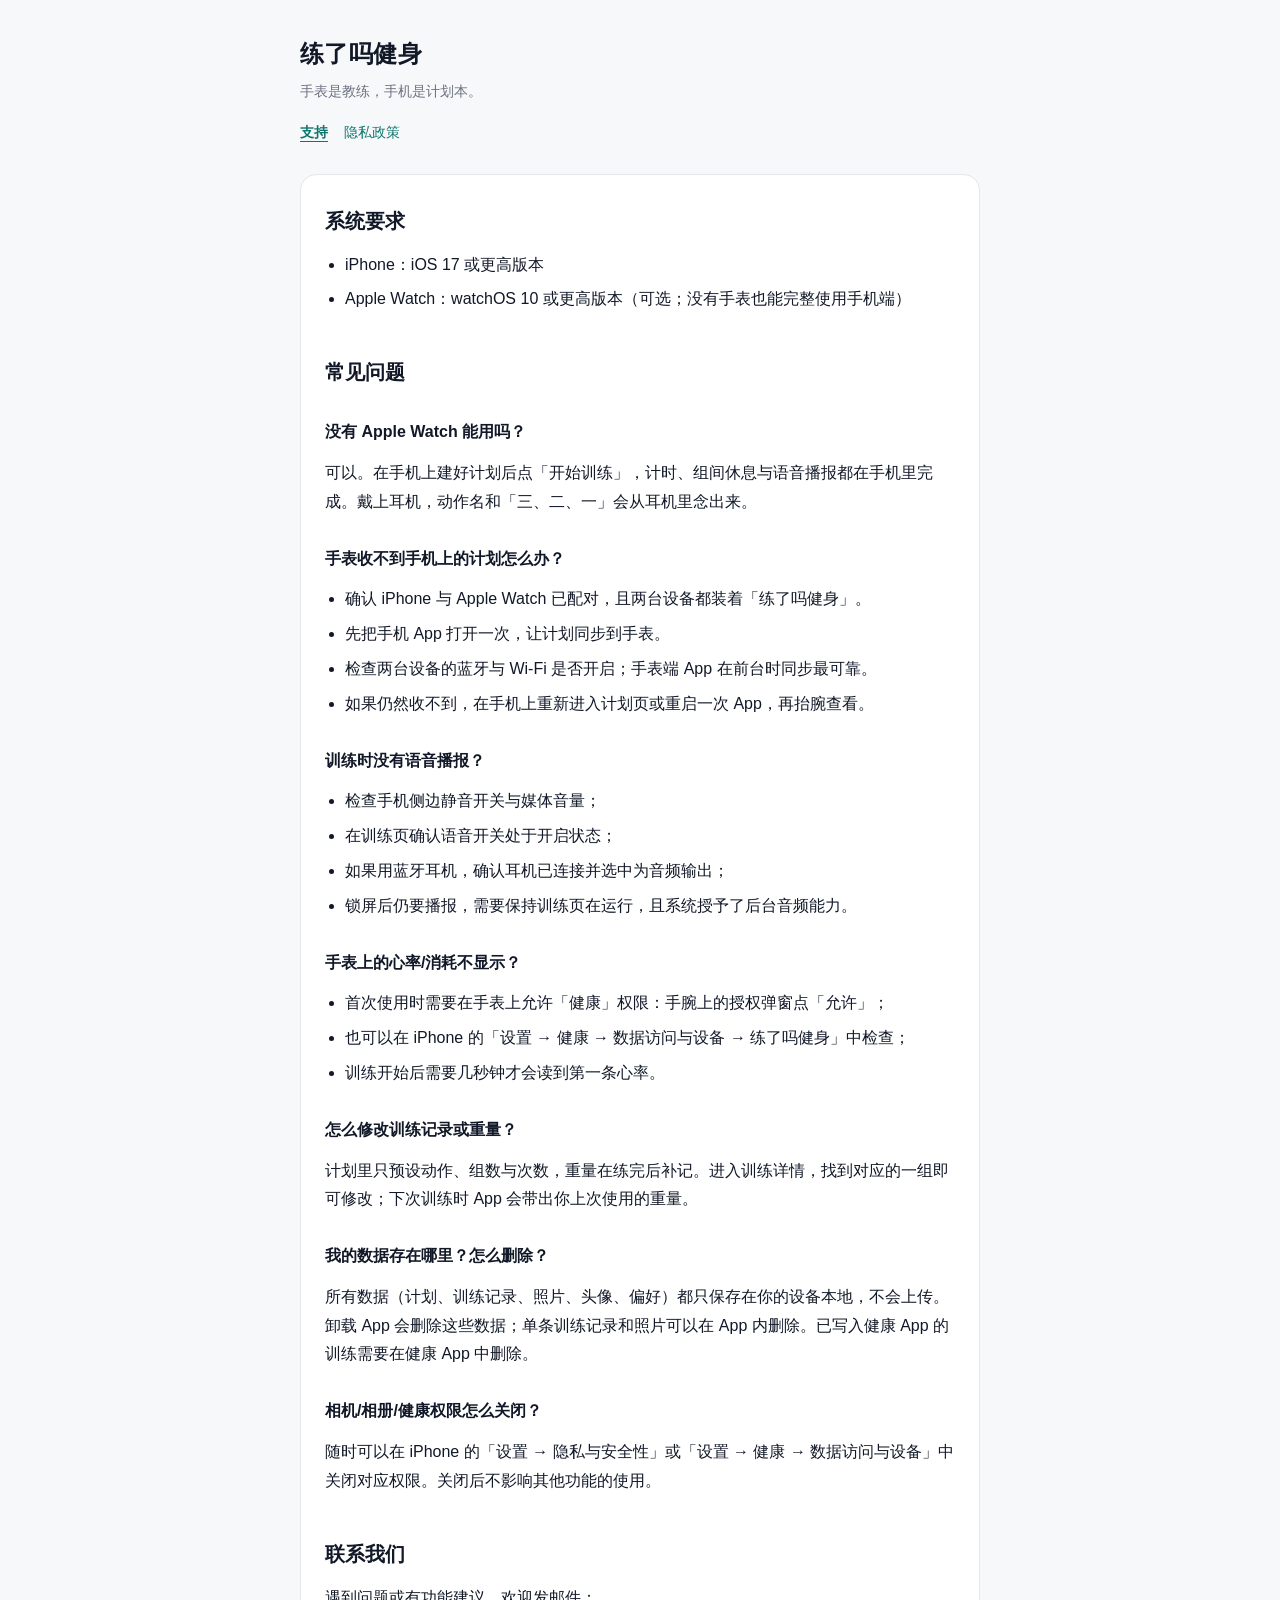
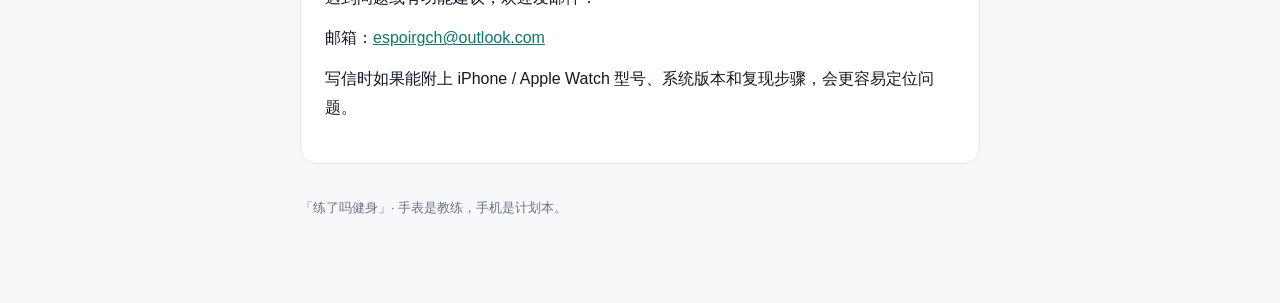
<file: index.html>
<!doctype html>
<html lang="zh-Hans">
  <head>
    <meta charset="utf-8" />
    <meta name="viewport" content="width=device-width, initial-scale=1" />
    <meta
      name="description"
      content="练了吗健身 · 支持：常见问题、系统要求与联系方式。"
    />
    <title>练了吗健身 · 支持</title>
    <link rel="stylesheet" href="style.css" />
  </head>
  <body>
    <div class="wrap">
      <header>
        <div class="brand">
          <div>
            <h1>练了吗健身</h1>
            <p>手表是教练，手机是计划本。</p>
          </div>
        </div>
        <nav>
          <a href="index.html" aria-current="page">支持</a>
          <a href="privacy.html">隐私政策</a>
        </nav>
      </header>

      <main>
        <h2>系统要求</h2>
        <ul>
          <li>iPhone：iOS 17 或更高版本</li>
          <li>
            Apple Watch：watchOS 10 或更高版本（可选；没有手表也能完整使用手机端）
          </li>
        </ul>

        <h2>常见问题</h2>

        <h3>没有 Apple Watch 能用吗？</h3>
        <p>
          可以。在手机上建好计划后点「开始训练」，计时、组间休息与语音播报都在手机里完成。戴上耳机，动作名和「三、二、一」会从耳机里念出来。
        </p>

        <h3>手表收不到手机上的计划怎么办？</h3>
        <ul>
          <li>确认 iPhone 与 Apple Watch 已配对，且两台设备都装着「练了吗健身」。</li>
          <li>先把手机 App 打开一次，让计划同步到手表。</li>
          <li>
            检查两台设备的蓝牙与 Wi-Fi 是否开启；手表端 App 在前台时同步最可靠。
          </li>
          <li>如果仍然收不到，在手机上重新进入计划页或重启一次 App，再抬腕查看。</li>
        </ul>

        <h3>训练时没有语音播报？</h3>
        <ul>
          <li>检查手机侧边静音开关与媒体音量；</li>
          <li>在训练页确认语音开关处于开启状态；</li>
          <li>如果用蓝牙耳机，确认耳机已连接并选中为音频输出；</li>
          <li>锁屏后仍要播报，需要保持训练页在运行，且系统授予了后台音频能力。</li>
        </ul>

        <h3>手表上的心率/消耗不显示？</h3>
        <ul>
          <li>首次使用时需要在手表上允许「健康」权限：手腕上的授权弹窗点「允许」；</li>
          <li>
            也可以在 iPhone 的「设置 → 健康 → 数据访问与设备 → 练了吗健身」中检查；
          </li>
          <li>训练开始后需要几秒钟才会读到第一条心率。</li>
        </ul>

        <h3>怎么修改训练记录或重量？</h3>
        <p>
          计划里只预设动作、组数与次数，重量在练完后补记。进入训练详情，找到对应的一组即可修改；下次训练时 App 会带出你上次使用的重量。
        </p>

        <h3>我的数据存在哪里？怎么删除？</h3>
        <p>
          所有数据（计划、训练记录、照片、头像、偏好）都只保存在你的设备本地，不会上传。卸载 App 会删除这些数据；单条训练记录和照片可以在 App 内删除。已写入健康 App 的训练需要在健康 App 中删除。
        </p>

        <h3>相机/相册/健康权限怎么关闭？</h3>
        <p>
          随时可以在 iPhone 的「设置 → 隐私与安全性」或「设置 → 健康 → 数据访问与设备」中关闭对应权限。关闭后不影响其他功能的使用。
        </p>

        <h2>联系我们</h2>
        <p>遇到问题或有功能建议，欢迎发邮件：</p>
        <p>
          邮箱：<a href="mailto:espoirgch@outlook.com">espoirgch@outlook.com</a>
        </p>
        <p>写信时如果能附上 iPhone / Apple Watch 型号、系统版本和复现步骤，会更容易定位问题。</p>
      </main>

      <footer>
        <p>「练了吗健身」· 手表是教练，手机是计划本。</p>
      </footer>
    </div>
  </body>
</html>
</file>
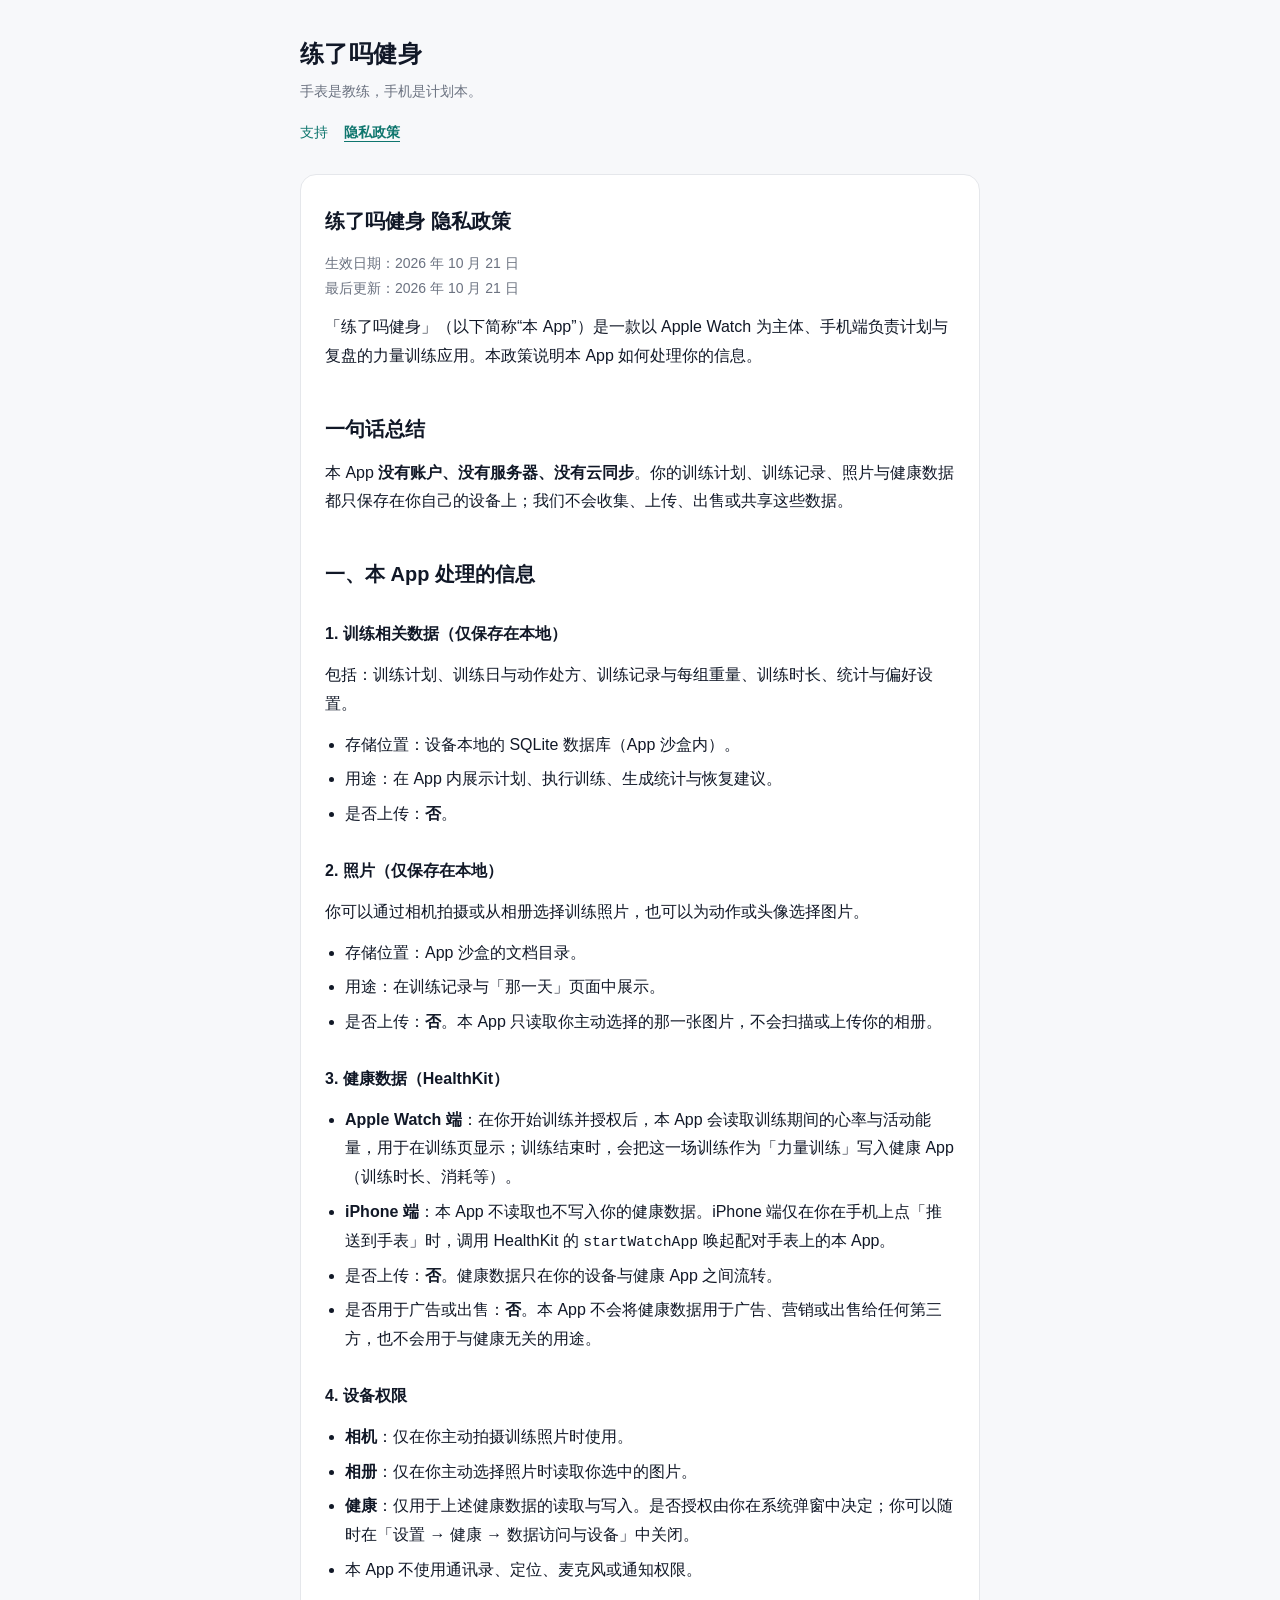
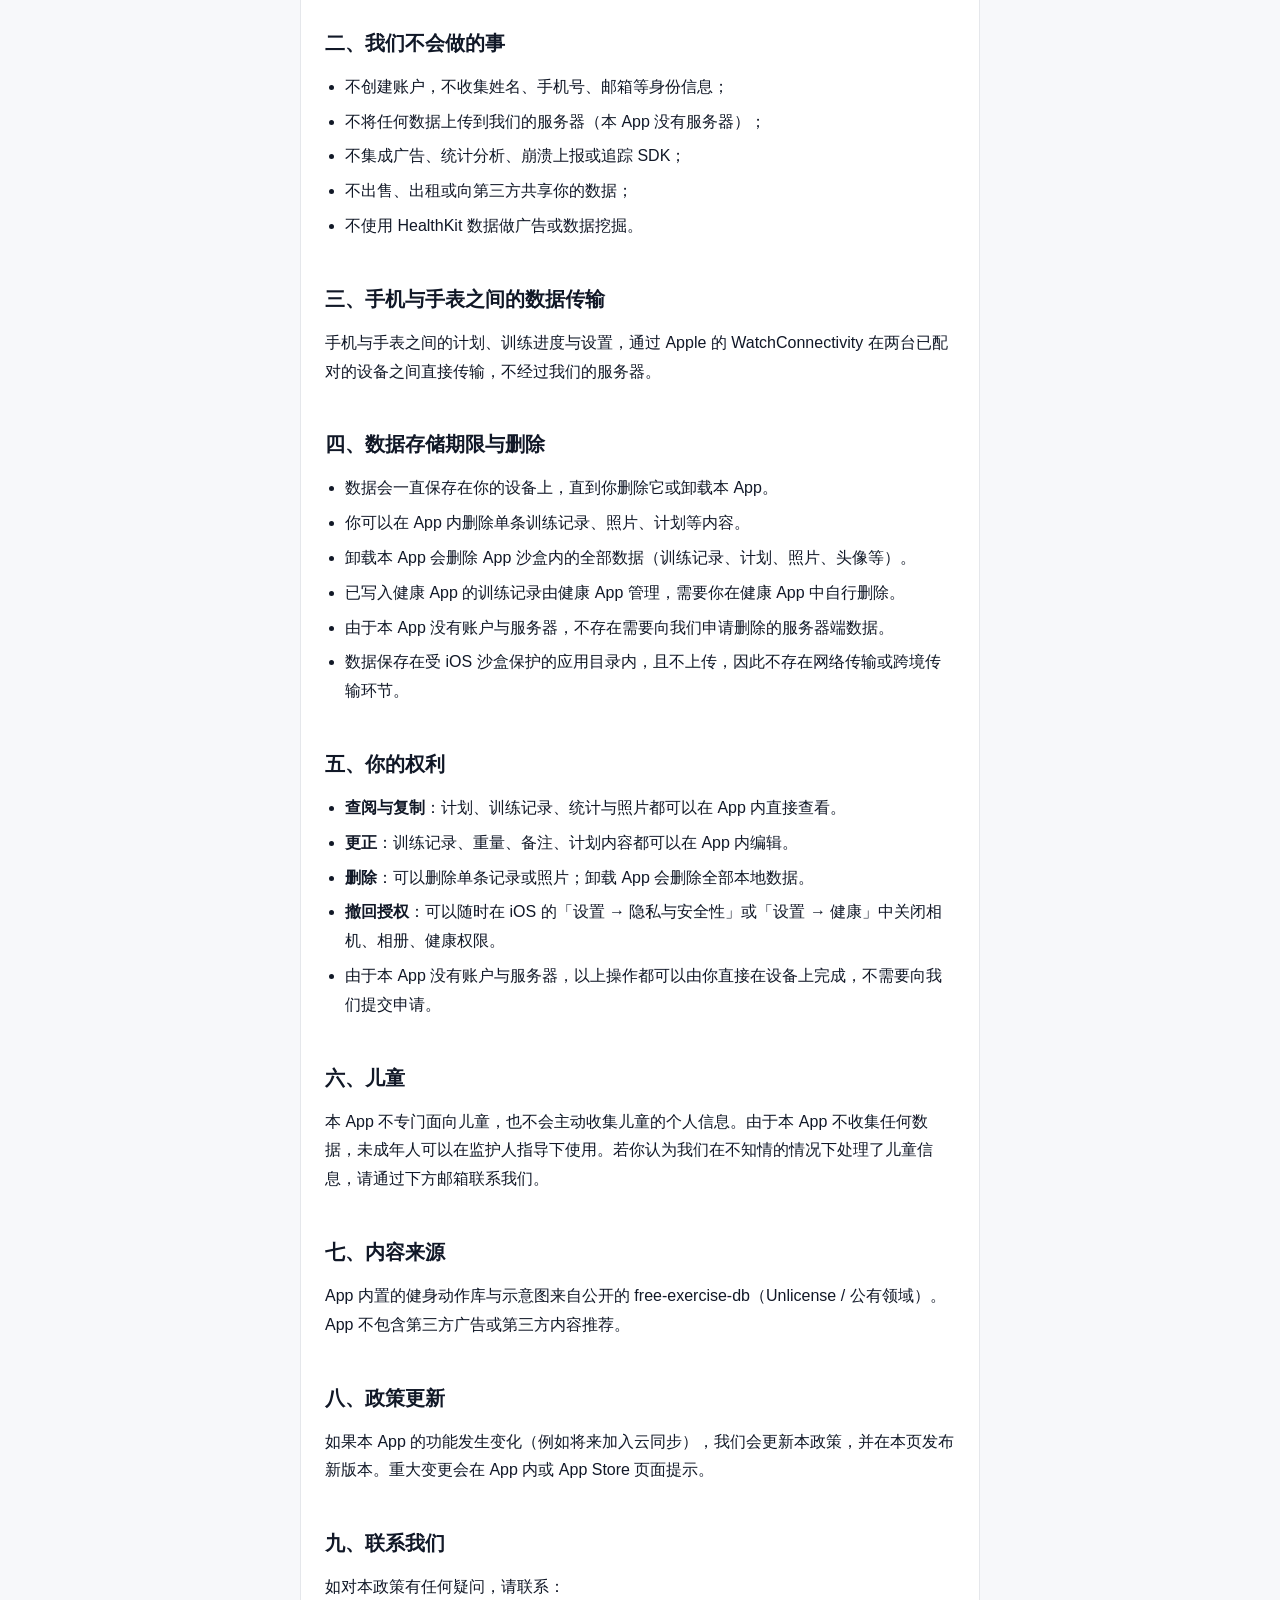
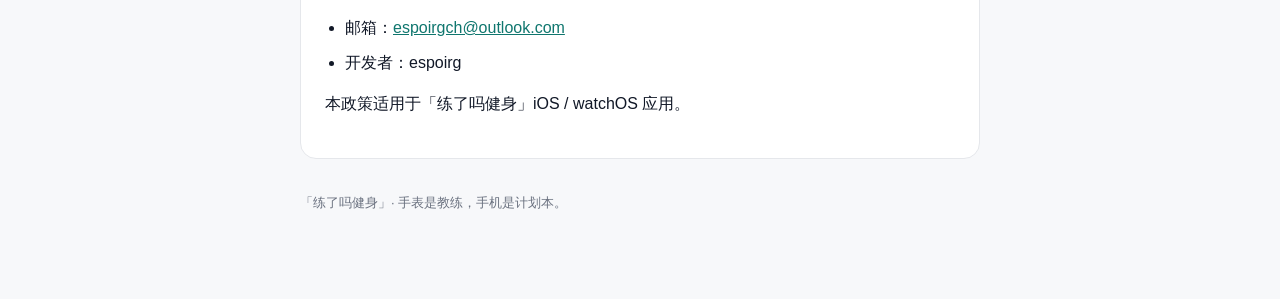
<file: privacy.html>
<!doctype html>
<html lang="zh-Hans">
  <head>
    <meta charset="utf-8" />
    <meta name="viewport" content="width=device-width, initial-scale=1" />
    <meta
      name="description"
      content="练了吗健身 · 隐私政策：数据只保存在你的设备本地，不上传、不出售、不共享。"
    />
    <title>练了吗健身 · 隐私政策</title>
    <link rel="stylesheet" href="style.css" />
  </head>
  <body>
    <div class="wrap">
      <header>
        <div class="brand">
          <div>
            <h1>练了吗健身</h1>
            <p>手表是教练，手机是计划本。</p>
          </div>
        </div>
        <nav>
          <a href="index.html">支持</a>
          <a href="privacy.html" aria-current="page">隐私政策</a>
        </nav>
      </header>

      <main>
        <h2>练了吗健身 隐私政策</h2>
        <p class="meta">
          生效日期：2026 年 10 月 21 日<br />
          最后更新：2026 年 10 月 21 日
        </p>

        <p>
          「练了吗健身」（以下简称“本 App”）是一款以 Apple Watch 为主体、手机端负责计划与复盘的力量训练应用。本政策说明本 App 如何处理你的信息。
        </p>

        <h2>一句话总结</h2>
        <p>
          本 App <strong>没有账户、没有服务器、没有云同步</strong>。你的训练计划、训练记录、照片与健康数据都只保存在你自己的设备上；我们不会收集、上传、出售或共享这些数据。
        </p>

        <h2>一、本 App 处理的信息</h2>

        <h3>1. 训练相关数据（仅保存在本地）</h3>
        <p>
          包括：训练计划、训练日与动作处方、训练记录与每组重量、训练时长、统计与偏好设置。
        </p>
        <ul>
          <li>存储位置：设备本地的 SQLite 数据库（App 沙盒内）。</li>
          <li>用途：在 App 内展示计划、执行训练、生成统计与恢复建议。</li>
          <li>是否上传：<strong>否</strong>。</li>
        </ul>

        <h3>2. 照片（仅保存在本地）</h3>
        <p>
          你可以通过相机拍摄或从相册选择训练照片，也可以为动作或头像选择图片。
        </p>
        <ul>
          <li>存储位置：App 沙盒的文档目录。</li>
          <li>用途：在训练记录与「那一天」页面中展示。</li>
          <li>
            是否上传：<strong>否</strong>。本 App 只读取你主动选择的那一张图片，不会扫描或上传你的相册。
          </li>
        </ul>

        <h3>3. 健康数据（HealthKit）</h3>
        <ul>
          <li>
            <strong>Apple Watch 端</strong>：在你开始训练并授权后，本 App 会读取训练期间的心率与活动能量，用于在训练页显示；训练结束时，会把这一场训练作为「力量训练」写入健康 App（训练时长、消耗等）。
          </li>
          <li>
            <strong>iPhone 端</strong>：本 App 不读取也不写入你的健康数据。iPhone 端仅在你在手机上点「推送到手表」时，调用 HealthKit 的
            <code>startWatchApp</code> 唤起配对手表上的本 App。
          </li>
          <li>
            是否上传：<strong>否</strong>。健康数据只在你的设备与健康 App 之间流转。
          </li>
          <li>
            是否用于广告或出售：<strong>否</strong>。本 App 不会将健康数据用于广告、营销或出售给任何第三方，也不会用于与健康无关的用途。
          </li>
        </ul>

        <h3>4. 设备权限</h3>
        <ul>
          <li><strong>相机</strong>：仅在你主动拍摄训练照片时使用。</li>
          <li><strong>相册</strong>：仅在你主动选择照片时读取你选中的图片。</li>
          <li>
            <strong>健康</strong>：仅用于上述健康数据的读取与写入。是否授权由你在系统弹窗中决定；你可以随时在「设置 → 健康 → 数据访问与设备」中关闭。
          </li>
          <li>本 App 不使用通讯录、定位、麦克风或通知权限。</li>
        </ul>

        <h2>二、我们不会做的事</h2>
        <ul>
          <li>不创建账户，不收集姓名、手机号、邮箱等身份信息；</li>
          <li>不将任何数据上传到我们的服务器（本 App 没有服务器）；</li>
          <li>不集成广告、统计分析、崩溃上报或追踪 SDK；</li>
          <li>不出售、出租或向第三方共享你的数据；</li>
          <li>不使用 HealthKit 数据做广告或数据挖掘。</li>
        </ul>

        <h2>三、手机与手表之间的数据传输</h2>
        <p>
          手机与手表之间的计划、训练进度与设置，通过 Apple 的 WatchConnectivity 在两台已配对的设备之间直接传输，不经过我们的服务器。
        </p>

        <h2>四、数据存储期限与删除</h2>
        <ul>
          <li>数据会一直保存在你的设备上，直到你删除它或卸载本 App。</li>
          <li>你可以在 App 内删除单条训练记录、照片、计划等内容。</li>
          <li>
            卸载本 App 会删除 App 沙盒内的全部数据（训练记录、计划、照片、头像等）。
          </li>
          <li>已写入健康 App 的训练记录由健康 App 管理，需要你在健康 App 中自行删除。</li>
          <li>
            由于本 App 没有账户与服务器，不存在需要向我们申请删除的服务器端数据。
          </li>
          <li>
            数据保存在受 iOS 沙盒保护的应用目录内，且不上传，因此不存在网络传输或跨境传输环节。
          </li>
        </ul>

        <h2>五、你的权利</h2>
        <ul>
          <li><strong>查阅与复制</strong>：计划、训练记录、统计与照片都可以在 App 内直接查看。</li>
          <li><strong>更正</strong>：训练记录、重量、备注、计划内容都可以在 App 内编辑。</li>
          <li><strong>删除</strong>：可以删除单条记录或照片；卸载 App 会删除全部本地数据。</li>
          <li>
            <strong>撤回授权</strong>：可以随时在 iOS 的「设置 → 隐私与安全性」或「设置 → 健康」中关闭相机、相册、健康权限。
          </li>
          <li>
            由于本 App 没有账户与服务器，以上操作都可以由你直接在设备上完成，不需要向我们提交申请。
          </li>
        </ul>

        <h2>六、儿童</h2>
        <p>
          本 App 不专门面向儿童，也不会主动收集儿童的个人信息。由于本 App 不收集任何数据，未成年人可以在监护人指导下使用。若你认为我们在不知情的情况下处理了儿童信息，请通过下方邮箱联系我们。
        </p>

        <h2>七、内容来源</h2>
        <p>
          App 内置的健身动作库与示意图来自公开的 free-exercise-db（Unlicense / 公有领域）。App 不包含第三方广告或第三方内容推荐。
        </p>

        <h2>八、政策更新</h2>
        <p>
          如果本 App 的功能发生变化（例如将来加入云同步），我们会更新本政策，并在本页发布新版本。重大变更会在 App 内或 App Store 页面提示。
        </p>

        <h2>九、联系我们</h2>
        <p>如对本政策有任何疑问，请联系：</p>
        <ul>
          <li>
            邮箱：<a href="mailto:espoirgch@outlook.com">espoirgch@outlook.com</a>
          </li>
          <li>开发者：espoirg</li>
        </ul>

        <p>本政策适用于「练了吗健身」iOS / watchOS 应用。</p>
      </main>

      <footer>
        <p>「练了吗健身」· 手表是教练，手机是计划本。</p>
      </footer>
    </div>
  </body>
</html>
</file>
<file: style.css>
/* 练了吗健身 · 支持与隐私政策页
 *
 * 纯静态、零依赖：GitHub Pages / Cloudflare Pages / 任意静态托管都能直接用。
 * 颜色沿用 App 的「石墨黑 × 荧光绿」，浅色/深色跟随系统。 */

:root {
  color-scheme: light dark;
  --bg: #f7f8fa;
  --fg: #111827;
  --muted: #6b7280;
  --card: #ffffff;
  --line: #e5e7eb;
  --accent: #0f766e;
  --accent-soft: #ccfbf1;
}

@media (prefers-color-scheme: dark) {
  :root {
    --bg: #111827;
    --fg: #e5e7eb;
    --muted: #9ca3af;
    --card: #1f2937;
    --line: #374151;
    --accent: #2dd4bf;
    --accent-soft: #134e4a;
  }
}

* {
  box-sizing: border-box;
}

html {
  -webkit-text-size-adjust: 100%;
}

body {
  margin: 0;
  background: var(--bg);
  color: var(--fg);
  font-family: -apple-system, BlinkMacSystemFont, "SF Pro Text", "PingFang SC",
    "Hiragino Sans GB", "Microsoft YaHei", sans-serif;
  font-size: 16px;
  line-height: 1.8;
}

.wrap {
  max-width: 720px;
  margin: 0 auto;
  padding: 32px 20px 72px;
}

header {
  margin-bottom: 28px;
}

.brand h1 {
  margin: 0;
  font-size: 24px;
  letter-spacing: 0.02em;
}

.brand p {
  margin: 4px 0 0;
  color: var(--muted);
  font-size: 14px;
}

nav {
  display: flex;
  gap: 16px;
  margin-top: 16px;
  font-size: 14px;
}

nav a {
  color: var(--accent);
  text-decoration: none;
}

nav a[aria-current="page"] {
  font-weight: 600;
  text-decoration: underline;
  text-underline-offset: 4px;
}

main {
  padding: 28px 24px;
  background: var(--card);
  border: 1px solid var(--line);
  border-radius: 16px;
}

h2 {
  margin: 40px 0 12px;
  font-size: 20px;
}

h2:first-child {
  margin-top: 0;
}

h3 {
  margin: 28px 0 8px;
  font-size: 16px;
}

p {
  margin: 12px 0;
}

ul {
  margin: 12px 0;
  padding-left: 1.25em;
}

li {
  margin: 6px 0;
}

code {
  font-family: ui-monospace, SFMono-Regular, Menlo, monospace;
  font-size: 0.92em;
}

.meta {
  color: var(--muted);
  font-size: 14px;
}

.placeholder {
  padding: 0 4px;
  background: var(--accent-soft);
  border-radius: 4px;
}

a {
  color: var(--accent);
}

footer {
  margin-top: 32px;
  color: var(--muted);
  font-size: 13px;
}

@media (max-width: 480px) {
  .wrap {
    padding: 24px 16px 56px;
  }

  main {
    padding: 20px 16px;
    border-radius: 12px;
  }
}
</file>
